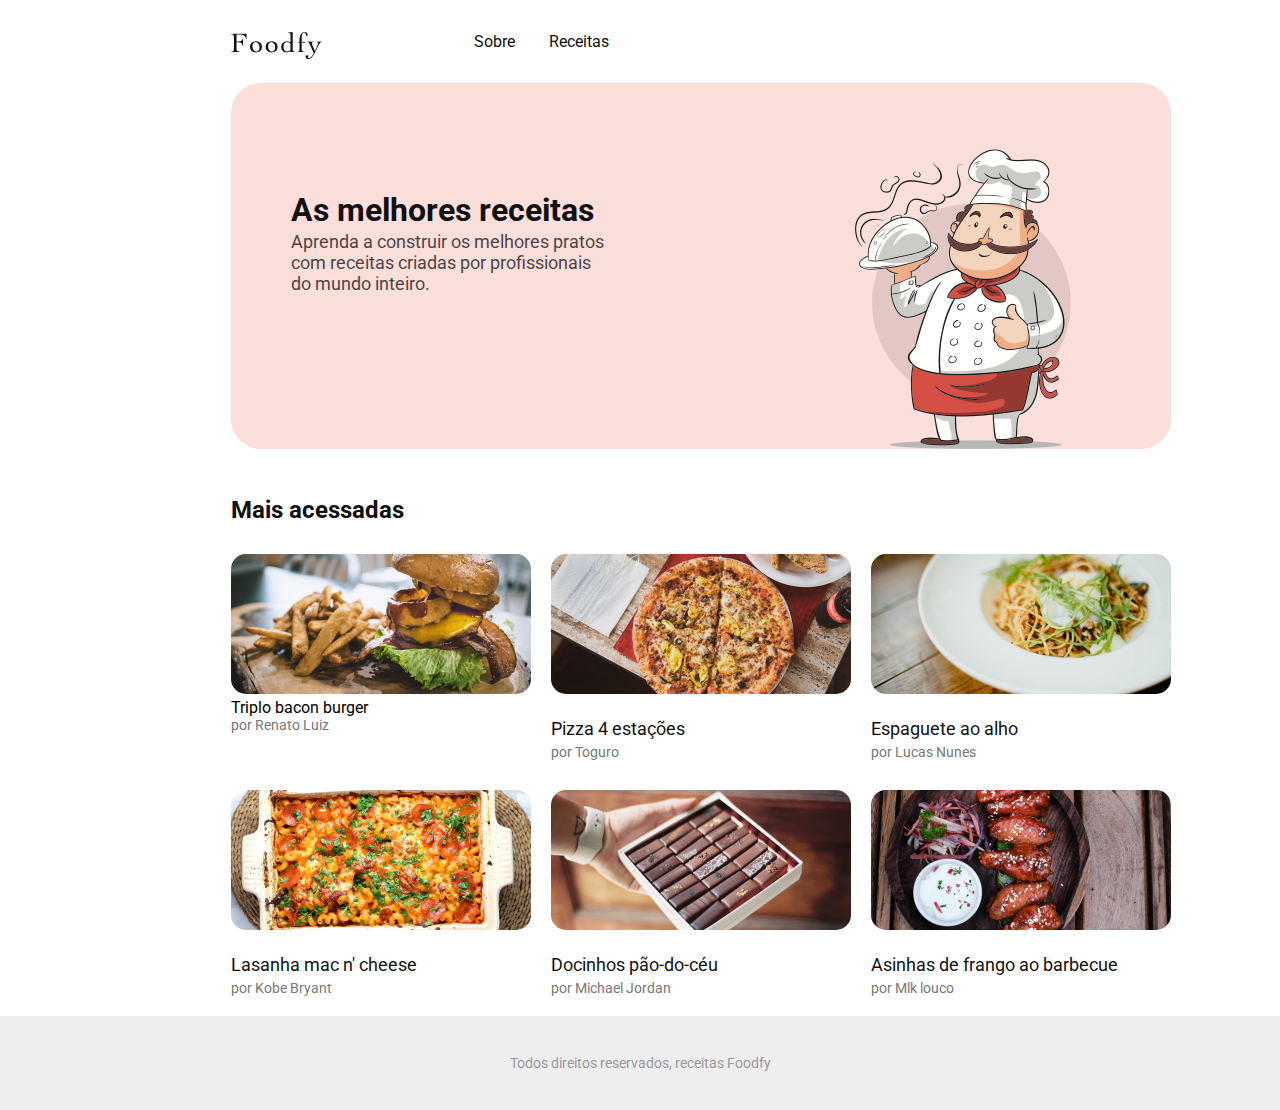
<file: index.html>
<!DOCTYPE html>
<html lang="pt-br">
<head>
    <link rel="stylesheet" href="estilo//style.css">
    <meta charset="UTF-8">
    <title>Foodfy</title>
</head>
<body>
    <header>
        <div class="header">
            <a href="/"><img class="logo" src="./img/logo.png" alt=""></a>
            <a href="/sobre.html">Sobre</a>
            <a href="/receitas.html">Receitas</a>
            
        </div>
    </header>

    <div class="capa">
        <section class="details">
            <div>
                <h2 class="title">As melhores receitas</h2>
            </div>

            <div>
                <p class="texto_capa">
                    Aprenda a construir os melhores pratos com receitas criadas por profissionais do mundo inteiro.
                </p>
            </div>
        </section>
          
               

        <section class="img_chef">
            <img src="img/chef.png" alt="">
        </section>
    </div>

    <div class="wrapper">
        <h2>Mais acessadas</h2>

        <section class="cards">

            <div class="card">
                <div class="card_image-container">
                <img src="/img/burger.png" alt="">
                </div>
                <div >
                <p class="autortitle">Triplo bacon burger</p>
                </div>
                <div >
                <p class="autor">por Renato Luiz</p>
                
                </div>
            </div>

            <div class="card">
                <div class="card_image-container">
                <img src="/img/pizza.png" alt="">
                </div>
                <div >
                <p class="title">Pizza 4 estações</p>
                </div>
                <div >
                <p class="autor">por Toguro</p>
                
                </div>
            </div>

            <div class="card">
                <div class="card_image-container">
                <img src="/img/espaguete.png" alt="">
                </div>
                <div >
                <p class="title">Espaguete ao alho</p>
                </div>
                <div >
                <p class="autor">por Lucas Nunes</p>
                
                </div>
            </div>

            <div class="card">
                <div class="card_image-container">
                <img src="/img/lasanha.png" alt="">
                </div>
                <div >
                <p class="title">Lasanha mac n' cheese</p>
                </div>
                <div >
                <p class="autor">por Kobe Bryant</p>
                
                </div>
            </div>

            <div class="card">
                <div class="card_image-container">
                <img src="/img/doce.png" alt="">
                </div>
                <div >
                <p class="title">Docinhos pão-do-céu</p>
                </div>
                <div >
                <p class="autor">por Michael Jordan</p>
                
                </div>
            </div>

            <div class="card">
                <div class="card_image-container">
                <img src="/img/asinhas.png" alt="">
                </div>
                <div>
                <p class="title">Asinhas de frango ao barbecue</p>
                </div>
                <div>
                <p class="autor">por Mlk louco</p>
                
                </div>
            </div>
        </section>

    </div>

    <footer>
        <p class="footer">Todos direitos reservados, receitas Foodfy</p>
    </footer>
</body>
</html>
</file>
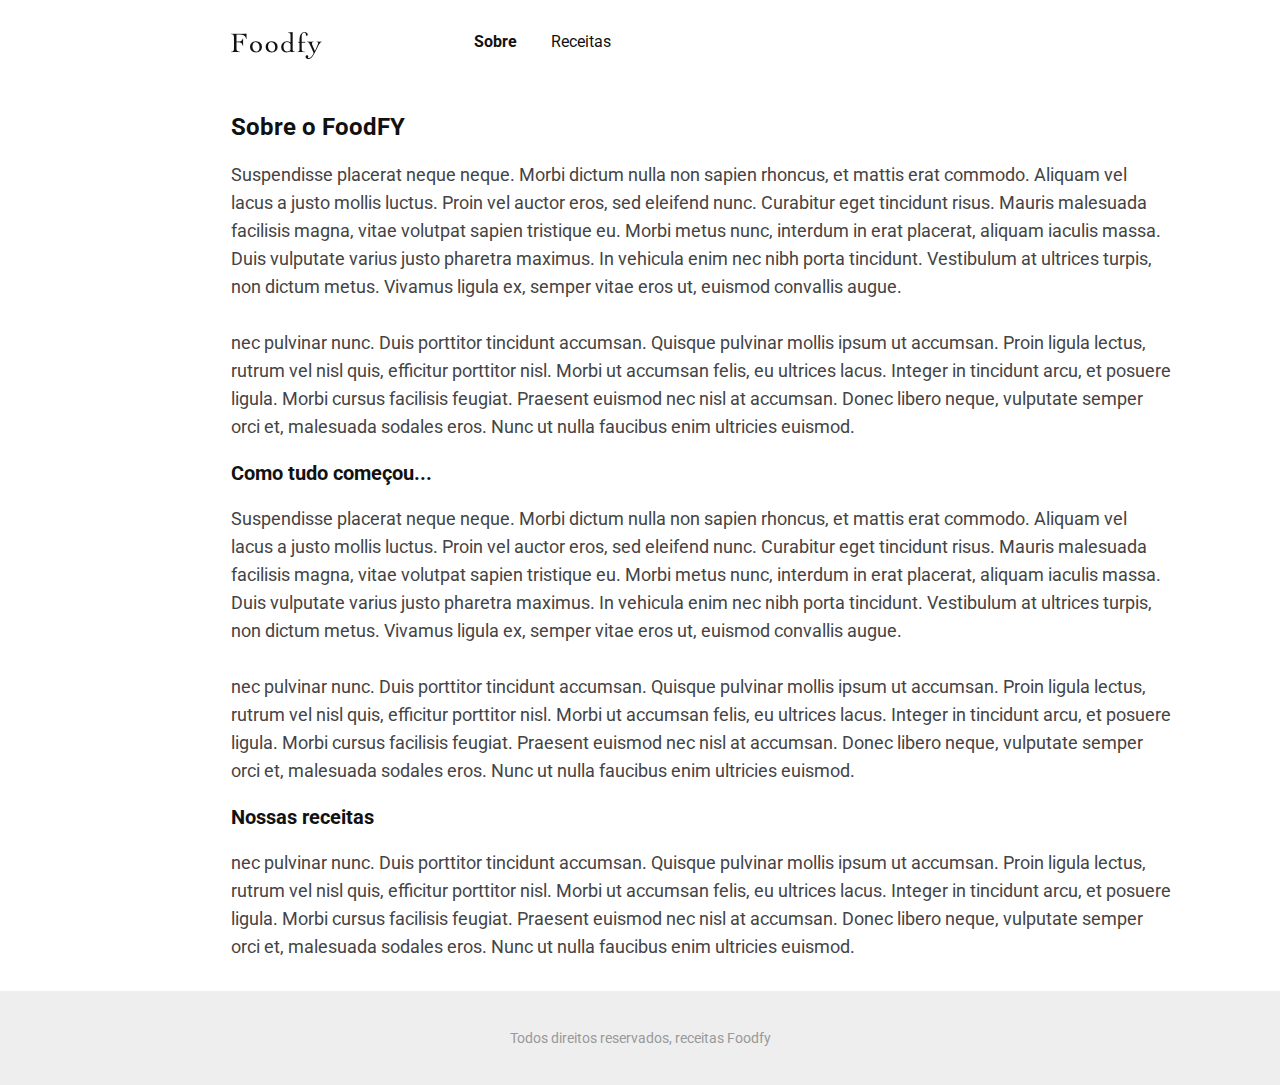
<file: sobre.html>
<!DOCTYPE html>
<html lang="pt-br">
<head>
    <link rel="stylesheet" href="estilo/style.css">
    <meta charset="UTF-8">
    <title>Foodfy</title>
</head>
<body>
    <header>
        <div class="header">
            <a href="/index.html"><img class="logo" src="./img/logo.png" alt=""></a>
            <a href="/"><strong>Sobre</strong></a>
            <a href="/receitas.html">Receitas</a>
            
        </div>
    </header>

    <div class="about">
        <div class="content">
            <h2 class="title-first">
                Sobre o FoodFY
            </h2>
            <p>Suspendisse placerat neque neque. Morbi dictum nulla non sapien rhoncus, et mattis erat commodo. Aliquam vel lacus a justo mollis luctus. Proin vel auctor eros, sed eleifend nunc. Curabitur eget tincidunt risus. Mauris malesuada facilisis magna, vitae volutpat sapien tristique eu. Morbi metus nunc, interdum in erat placerat, aliquam iaculis massa. Duis vulputate varius justo pharetra maximus. In vehicula enim nec nibh porta tincidunt. Vestibulum at ultrices turpis, non dictum metus. Vivamus ligula ex, semper vitae eros ut, euismod convallis augue.</p>

            <br>
            <p>nec pulvinar nunc. Duis porttitor tincidunt accumsan. Quisque pulvinar mollis ipsum ut accumsan. Proin ligula lectus, rutrum vel nisl quis, efficitur porttitor nisl. Morbi ut accumsan felis, eu ultrices lacus. Integer in tincidunt arcu, et posuere ligula. Morbi cursus facilisis feugiat. Praesent euismod nec nisl at accumsan. Donec libero neque, vulputate semper orci et, malesuada sodales eros. Nunc ut nulla faucibus enim ultricies euismod.</p>
        </div>

        <div class="content">
            <h2 class="title-content">Como tudo começou...</h2>
            <p>Suspendisse placerat neque neque. Morbi dictum nulla non sapien rhoncus, et mattis erat commodo. Aliquam vel lacus a justo mollis luctus. Proin vel auctor eros, sed eleifend nunc. Curabitur eget tincidunt risus. Mauris malesuada facilisis magna, vitae volutpat sapien tristique eu. Morbi metus nunc, interdum in erat placerat, aliquam iaculis massa. Duis vulputate varius justo pharetra maximus. In vehicula enim nec nibh porta tincidunt. Vestibulum at ultrices turpis, non dictum metus. Vivamus ligula ex, semper vitae eros ut, euismod convallis augue.</p>

            <br>
            <p>nec pulvinar nunc. Duis porttitor tincidunt accumsan. Quisque pulvinar mollis ipsum ut accumsan. Proin ligula lectus, rutrum vel nisl quis, efficitur porttitor nisl. Morbi ut accumsan felis, eu ultrices lacus. Integer in tincidunt arcu, et posuere ligula. Morbi cursus facilisis feugiat. Praesent euismod nec nisl at accumsan. Donec libero neque, vulputate semper orci et, malesuada sodales eros. Nunc ut nulla faucibus enim ultricies euismod.</p>
        </div>

        <div class="content">
            <h2 class="title-content">Nossas receitas</h2>
           
            <p>nec pulvinar nunc. Duis porttitor tincidunt accumsan. Quisque pulvinar mollis ipsum ut accumsan. Proin ligula lectus, rutrum vel nisl quis, efficitur porttitor nisl. Morbi ut accumsan felis, eu ultrices lacus. Integer in tincidunt arcu, et posuere ligula. Morbi cursus facilisis feugiat. Praesent euismod nec nisl at accumsan. Donec libero neque, vulputate semper orci et, malesuada sodales eros. Nunc ut nulla faucibus enim ultricies euismod.</p>
        </div>
    </div>
        

    <footer>
        <p class="footer">Todos direitos reservados, receitas Foodfy</p>
    </footer>
</body>
</html>
</file>
<file: estilo/style.css>
@import url('https://fonts.googleapis.com/css?family=Roboto&display=swap');
@import url('https://fonts.googleapis.com/icon?family=Material+Icons');

*{
    margin: 0;
    padding: 0;
    border: 0;
}

body{
    font-family: 'Roboto';
    font-size: 16px;
}
header{
    background-color: #fff;
    max-width: 100%;
    padding: 32px 32px 32px 0 ;
    box-sizing: border-box;
    margin-left: 231px;
}
.logo{
    padding-left: 0;
    float: left;
}
.header a{
    font-family: 'Roboto';
    font-size: 16px;
    text-decoration: none;
    color:#111111;
    line-height: 19px;
    box-sizing: border-box;
    margin-left: 122.4px;
    margin-top: 38px;
}

.header a+a{
    margin-left: 30px ;
}

div.capa{
    width: 940px;
    height: 366px;
    background: #FBDFDB;
    border-radius: 30px;
    display: grid;
    grid-template-columns: 1fr 1fr;
    margin-left: 231px;
}



.details .title{
    margin: 117px 60px 10px 60px;
    width: 305px;
    font-weight: bold;
    font-size: 32px;
    float: left;
    
}

 .details .texto_capa{
    margin: 10px 248px 117px 60px;
    font-size: 18px;
    color:#000000;
    opacity: 70%;
    padding:16px 0; 
    width: 316px;
    height: 84px;
}

.img_chef{
    width: 216px;
    height: 300px;
    margin-top: 66px;
}

div.wrapper{
    margin-left: 231px;
}

.wrapper h2{
    margin-top: 4.5%;
    font-size: 24px;
    color: #111111;
    line-height: 28px;
    font-family: 'Roboto';
    font-weight: bold;
}

.cards {
    margin-top: 20px;
    max-width: 940px;
    margin:20px 0;
    display: grid;
    grid-template-columns:  1fr 1fr 1fr;
    gap: 20px;
    border-radius: 10px;
}
.card {
    border-radius: 10px;
  }

.card_image-container img{
    margin-top: 10px;
    width: 300px;
    height: 140px;
    border-radius: 15px;
  }

.title{
    margin:20px 0 5px 0;
    font-size:18px;
    line-height: 21px;
    color:#111111;
}

.autor{
    font-size: 14px;
    color:#777777;
    line-height: 16px;
}

/*=== Modal ===*/
.modal-overlay{
    width: 100%;
    height: 100%;
    position: fixed;
    top:0;
    display: flex;
    align-items: center;
    visibility: hidden;
}

.modal-overlay.active{
    background:  rgba(0, 0, 0, 0.7);
    visibility: visible;
    transition: 400ms all ease-in-out;
}

.modal-overlay .modal-content{
    background-color: white;
    width: 100%;
    max-width: 660px;
    height: 413px;
    border-radius: 15px;
    margin: auto 300px;
}

div.thumb{
    align-items: center;
}

.img-modal{
    width: 600px;
    height: 200px;
    margin: 20px 27px;
    border-radius: 15px;    
}

.info-modal{
    margin-bottom: 2rem;
}

.info-modal .title{
    font-size: 24px;
    line-height: 28px;
    font-weight: bold;
    color:#111111;
    text-align: center;
    margin-bottom: 5px;
}

.info-modal .autor{
    font-size: 18px;
    line-height: 21px;
    color:#777777;
    text-align: center;
}

.modal-close{
    font-size: 16px;
    line-height: 19px;
    color:#999999;
    text-align: center;
    margin-top: 60px;
    cursor: pointer;
}
/*=== about ===*/
.about{
    margin: 30px auto 30px 231px;
    width: 940px;
}

.title-first{
    font-size: 24px;
    line-height: 28px;
    font-weight: bold;
    margin-bottom: 20px;
    color: #111111;
}

.about .content{
    
    font-size: 18px;
    font-weight: normal;
    line-height: 28px;
    letter-spacing: 0;
    color: #444444;
    margin-bottom: 20px;
}

.content .title-content{
    font-size: 20px;
    line-height: 24px;
    font-weight: bold;
    margin-bottom: 20px;
    color: #111111;
}


footer{
    padding: 16px;
    align-items: center;
    max-width: 100%;
    height: 62px;
    background: #EEEEEE;
}
p.footer{
    margin: 23px;
    color:#999999;
    font-size: 14px;
    line-height: 16px;
    text-align: center;
}
</file>
